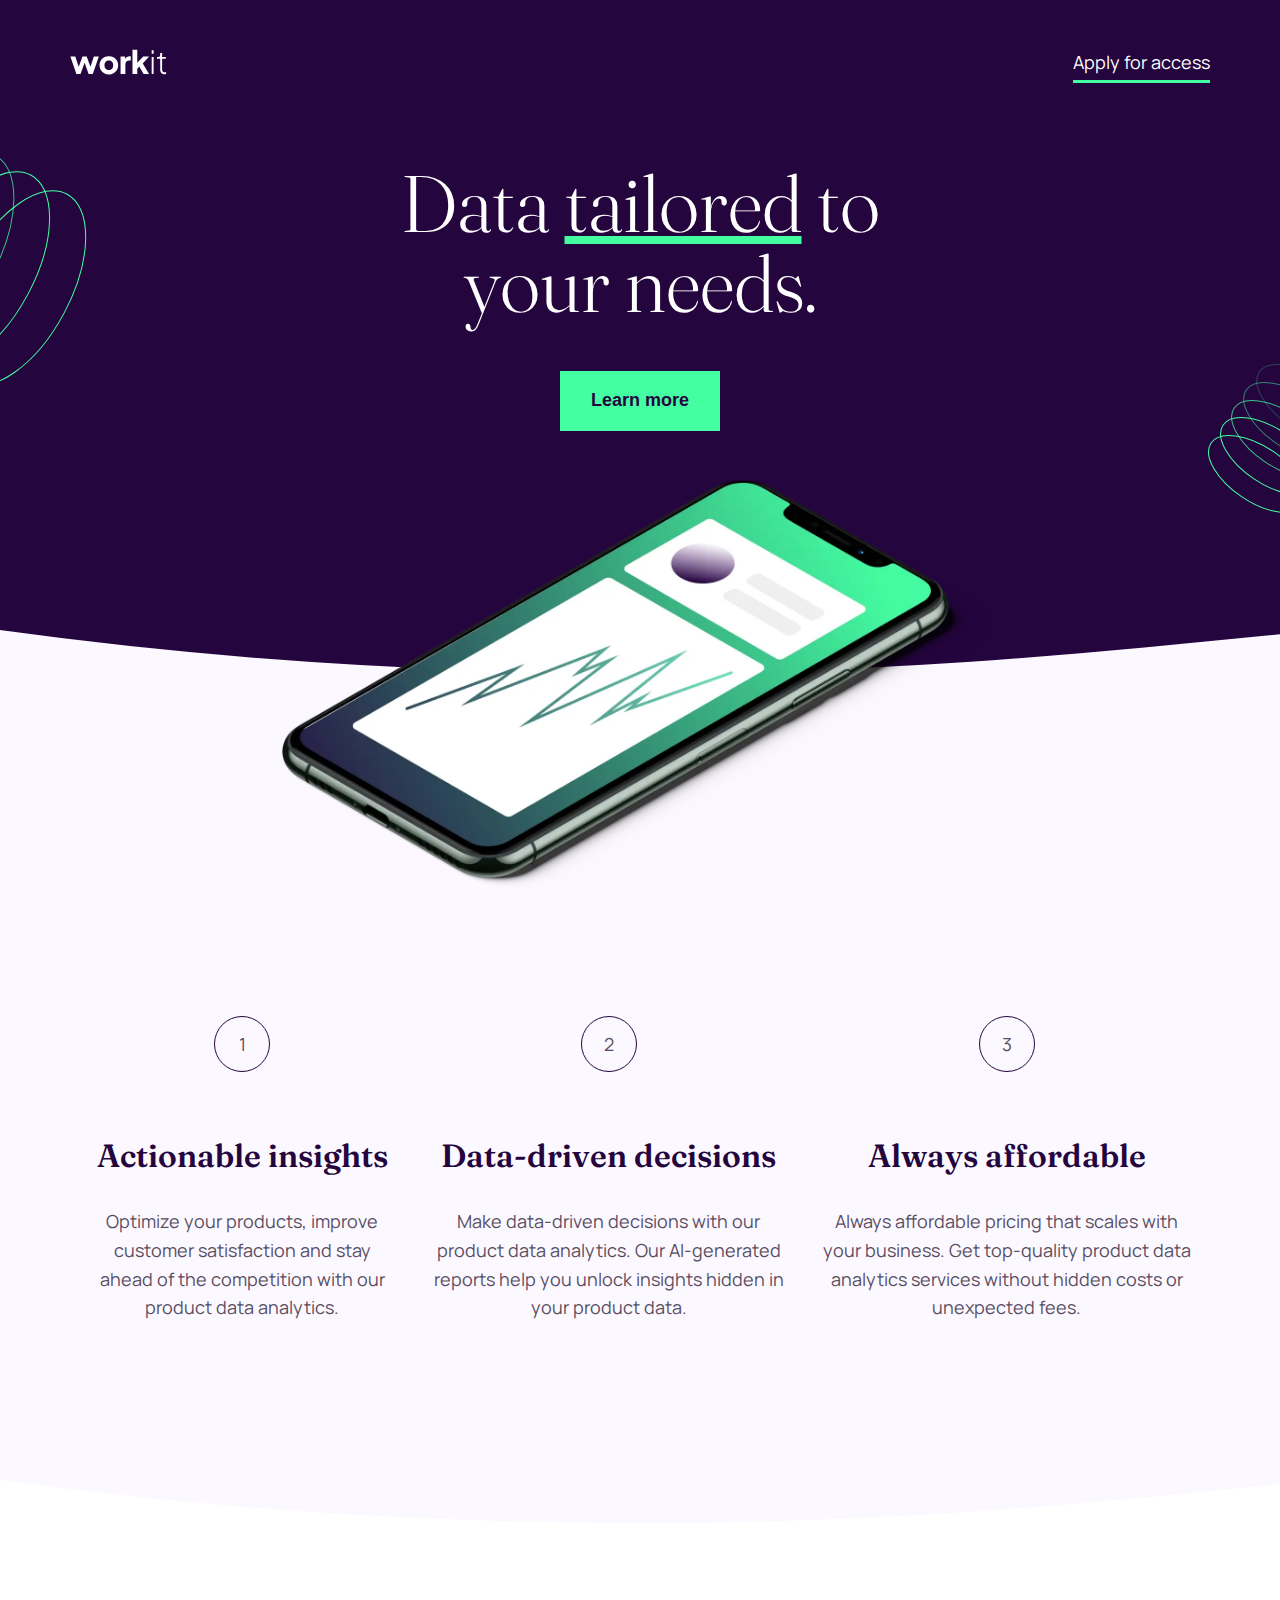
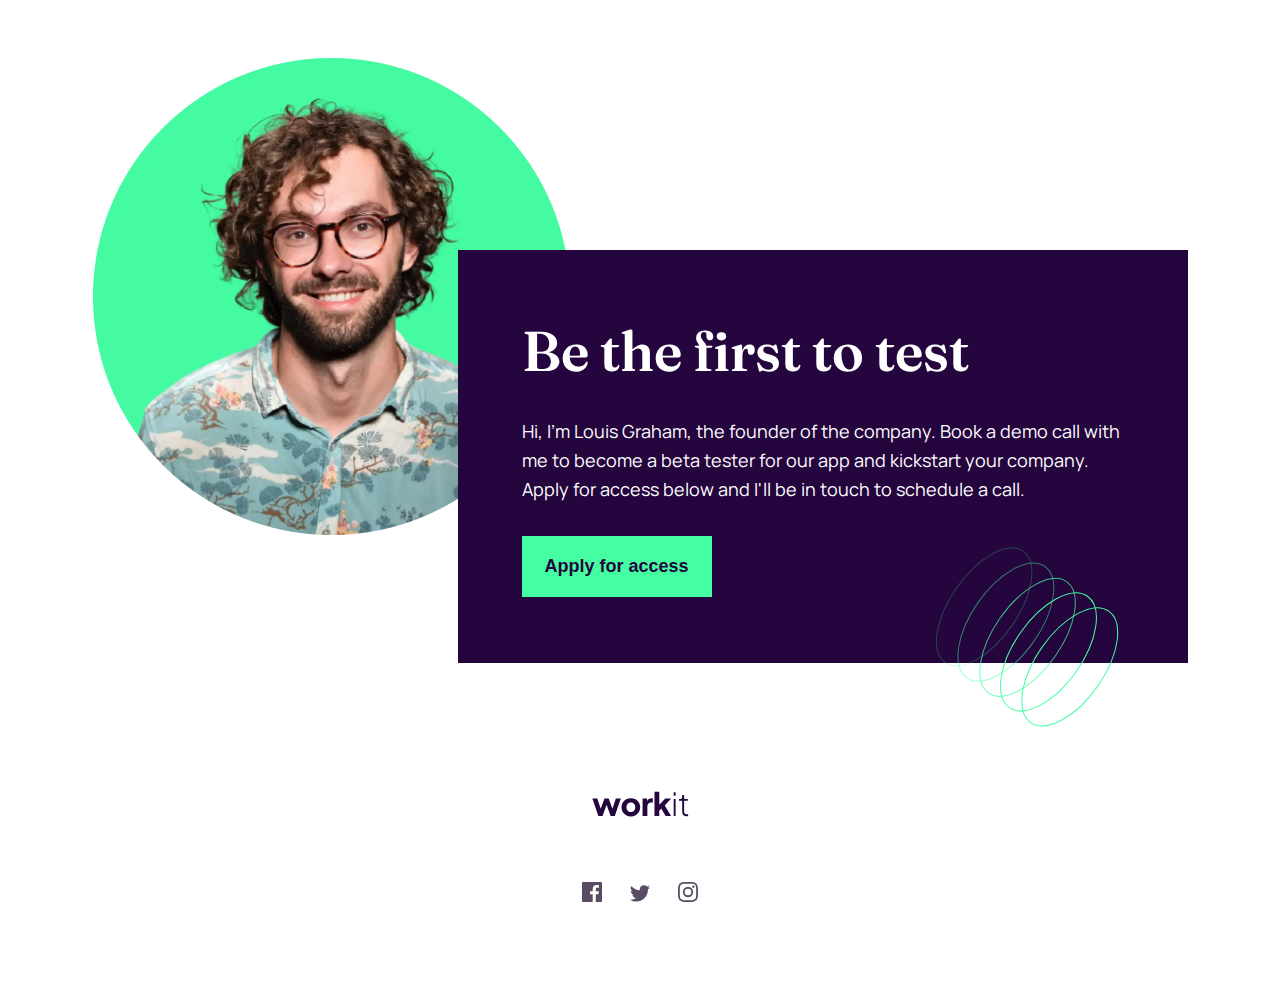
<file: index.html>
<!DOCTYPE html>
<html lang="en">
<head>
  <meta charset="UTF-8">
  <meta name="viewport" content="width=device-width, initial-scale=1.0">

  <link rel="icon" type="image/png" sizes="32x32" href="./assets/images/favicon-32x32.png">
  <link rel="preconnect" href="https://fonts.googleapis.com">
  <link rel="preconnect" href="https://fonts.gstatic.com" crossorigin>
  <link href="https://fonts.googleapis.com/css2?family=Fraunces:ital,opsz,wght@0,9..144,600;1,9..144,600&family=Manrope&display=swap" rel="stylesheet">
  <link rel="stylesheet" href="style.css">

  
  <title>Frontend Mentor | Workit landing page</title>
</head>

<body>
  <header>
    <div class="container">
      <ul class="header-nav">
        <li class><a href="#"><img src="./assets/images/logo-light.svg" alt="logo"></a></li>
        <li class><a href="#">Apply for access</a>
          <div class="green-underline"></div>
        </li>
      </ul>
    <div class="header-text">
      <h1>Data <span class="text-underline">tailored</span> to your needs.</h1>
    </div>
    <button class="header-btn">Learn more</button>
    <img class="hero-img" src="./assets/images/image-hero.webp" alt="smart phone">
    </div>
    <div class="hero-wave">
      <svg data-name="Layer 1" xmlns="http://www.w3.org/2000/svg" viewBox="0 0 1200 120" preserveAspectRatio="none">
          <path d="M321.39,56.44c58-10.79,114.16-30.13,172-41.86,82.39-16.72,168.19-17.73,250.45-.39C823.78,31,906.67,72,985.66,92.83c70.05,18.48,146.53,26.09,214.34,3V0H0V27.35A600.21,600.21,0,0,0,321.39,56.44Z" class="shape-fill"></path>
      </svg>
    </div>
  </header>
  
  <section id="features">
    <div class="container">
      <div class="features-flex-container">
        <div class="feature">
          <div class="feature-number">
            <p>1</p>
          </div>
          <div class="feature-text">
           <h2>Actionable insights</h2>
           <p class="feature-p">Optimize your 
            products, improve customer satisfaction and stay ahead of the 
            competition with our product data analytics.</p>
          </div>
        </div>
        <div class="feature">
          <div class="feature-number">
            <p>2</p>
          </div>
          <div class="feature-text">
            <h2>Data-driven decisions</h2>
            <p class="feature-p">Make data-driven decisions with our product data 
            analytics. Our AI-generated reports help you unlock insights 
            hidden in your product data.</p>
          </div>
        </div>
        <div class="feature">
          <div class="feature-number">
            <p>3</p>
          </div>
          <div class="feature-text">
            <h2>Always affordable</h2>
            <p class="feature-p">Always affordable pricing that scales with your business.
             Get top-quality product data analytics services without 
             hidden costs or unexpected fees.</p>
          </div>
        </div>
      </div>
    </div>
    <div class="hero-wave">
      <svg data-name="Layer 1" xmlns="http://www.w3.org/2000/svg" viewBox="0 0 1200 120" preserveAspectRatio="none">
          <path d="M321.39,56.44c58-10.79,114.16-30.13,172-41.86,82.39-16.72,168.19-17.73,250.45-.39C823.78,31,906.67,72,985.66,92.83c70.05,18.48,146.53,26.09,214.34,3V0H0V27.35A600.21,600.21,0,0,0,321.39,56.44Z" class="features-fill"></path>
      </svg>
    </div>
  </section>
  
  <section id="founder">
    <div class="container">
      <div class="founder-flex-container">
        <img class="founder-img" src=
        "./assets/images/image-founder.webp" alt="Workit Founder">
        <div class="access-card">
          <div class="access-card-content">
            <h2>Be the first to test</h2>
            <p>Hi, I'm Louis Graham, the founder of the company. Book a demo call 
              with me to become a beta tester for our app and kickstart 
              your company. Apply for access below and I'll be in touch to schedule a call.</p>
            <button class="founder-btn">Apply for access</button>
            <img src="./assets/images/bg-pattern-3.svg" class="founder-cirlces">
          </div>
        </div>
      </div>
    </div>
  </section>
  
    <footer>
      <img class="footer-logo" src="./assets/images/logo-dark.svg" alt="footer logo">
        <div class="footer-icons">
          <a href="#"><img src="./assets/images/icon-facebook.svg" alt="facebook"></a>
          <a href="#"><img class="twitter-icon" src="./assets/images/icon-twitter.svg" alt="twitter"></a>
          <a href="#"><img src="./assets/images/icon-instagram.svg" alt="instagram"></a>
        </div>
    </footer>
  </body>
</html>
</file>
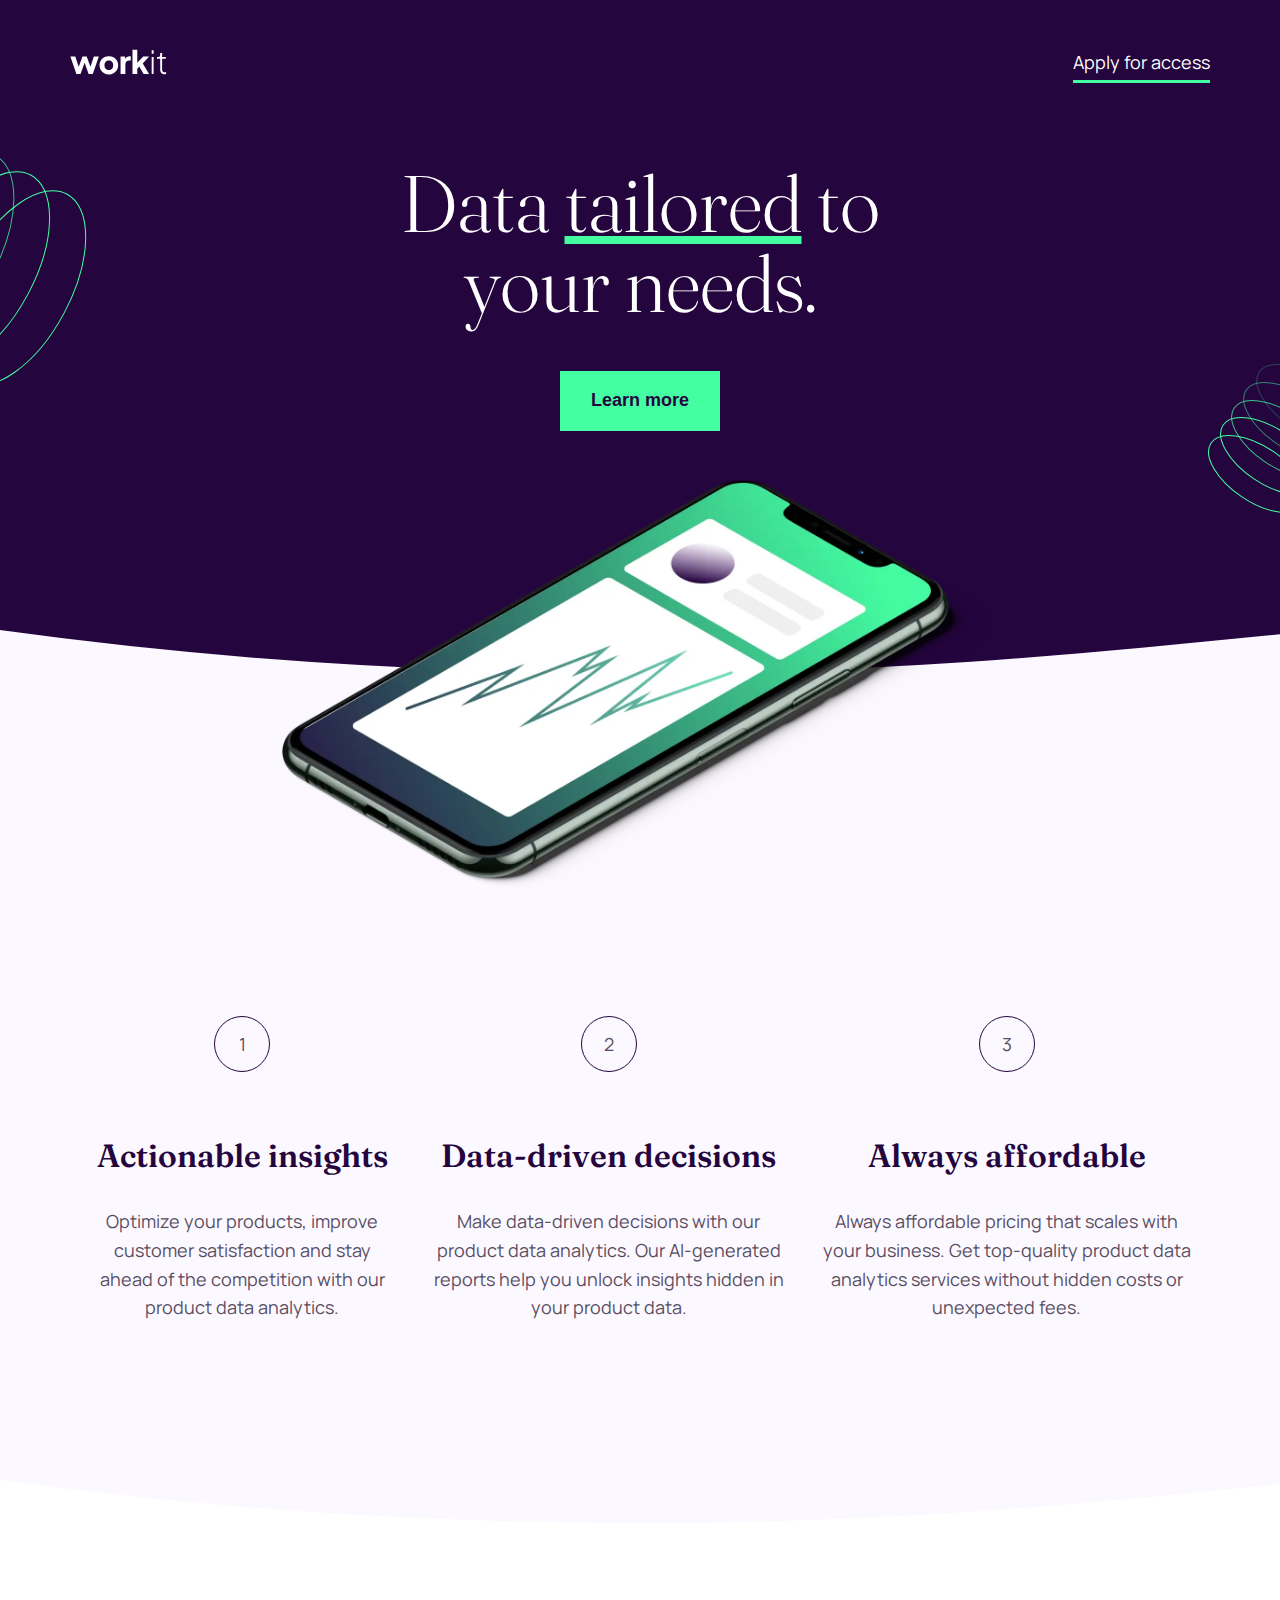
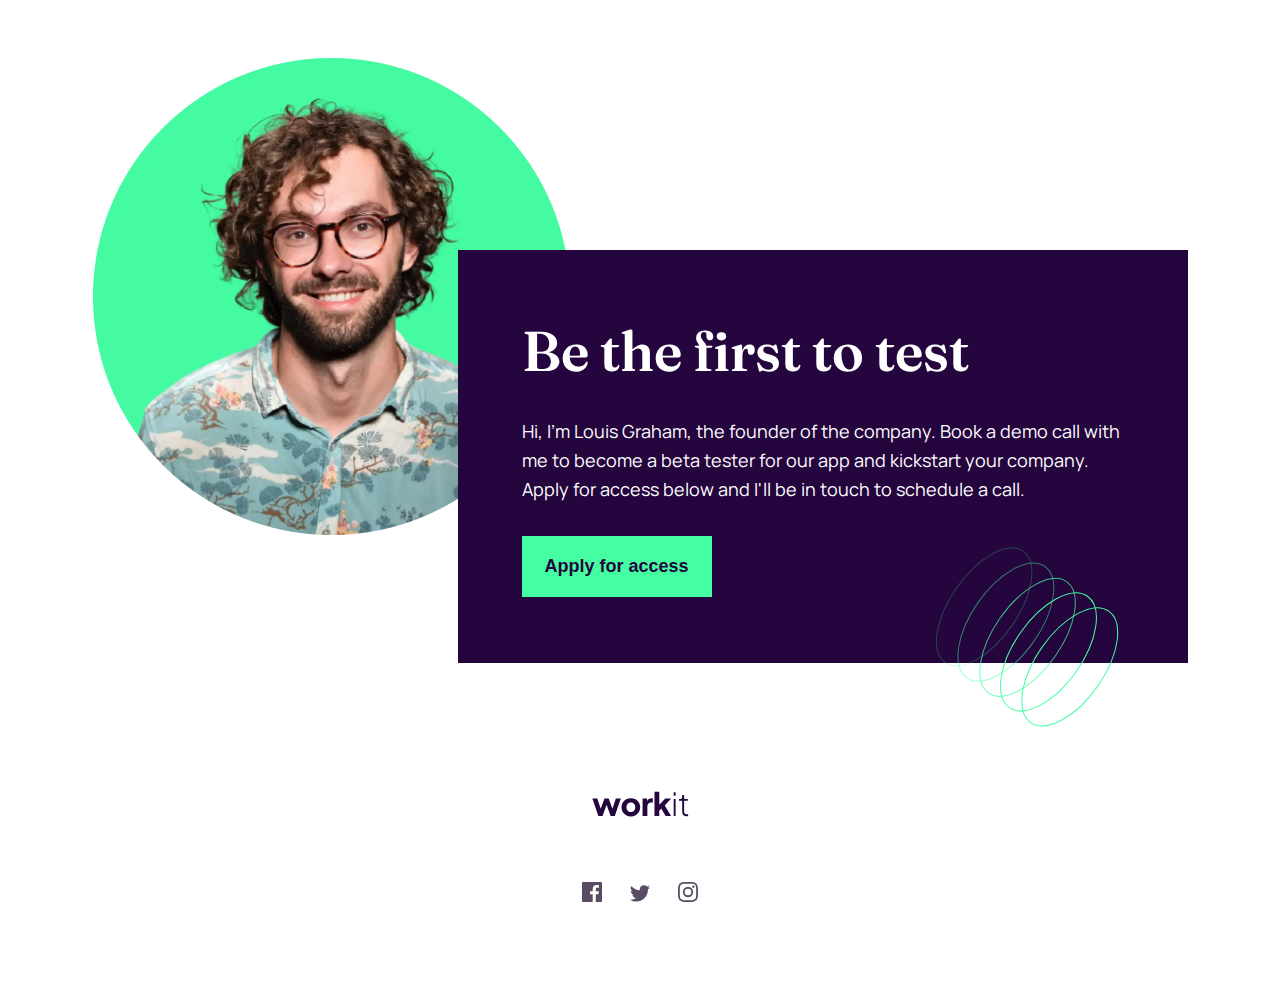
<file: workit-landing-page/starter-code/index.html>
<!DOCTYPE html>
<html lang="en">
<head>
  <meta charset="UTF-8">
  <meta name="viewport" content="width=device-width, initial-scale=1.0">

  <link rel="icon" type="image/png" sizes="32x32" href="./assets/images/favicon-32x32.png">
  <link rel="preconnect" href="https://fonts.googleapis.com">
  <link rel="preconnect" href="https://fonts.gstatic.com" crossorigin>
  <link href="https://fonts.googleapis.com/css2?family=Fraunces:ital,opsz,wght@0,9..144,600;1,9..144,600&family=Manrope&display=swap" rel="stylesheet">
  <link rel="stylesheet" href="style.css">

  
  <title>Frontend Mentor | Workit landing page</title>
</head>

<body>
  <header>
    <div class="container">
      <ul class="header-nav">
        <li class><a href="#"><img src="./assets/images/logo-light.svg" alt="logo"></a></li>
        <li class><a href="#">Apply for access</a>
          <div class="green-underline"></div>
        </li>
      </ul>
    <div class="header-text">
      <h1>Data <span class="text-underline">tailored</span> to your needs.</h1>
    </div>
    <button class="header-btn">Learn more</button>
    <img class="hero-img" src="./assets/images/image-hero.webp" alt="smart phone">
    </div>
    <div class="hero-wave">
      <svg data-name="Layer 1" xmlns="http://www.w3.org/2000/svg" viewBox="0 0 1200 120" preserveAspectRatio="none">
          <path d="M321.39,56.44c58-10.79,114.16-30.13,172-41.86,82.39-16.72,168.19-17.73,250.45-.39C823.78,31,906.67,72,985.66,92.83c70.05,18.48,146.53,26.09,214.34,3V0H0V27.35A600.21,600.21,0,0,0,321.39,56.44Z" class="shape-fill"></path>
      </svg>
    </div>
  </header>
  
  <section id="features">
    <div class="container">
      <div class="features-flex-container">
        <div class="feature">
          <div class="feature-number">
            <p>1</p>
          </div>
          <div class="feature-text">
           <h2>Actionable insights</h2>
           <p class="feature-p">Optimize your 
            products, improve customer satisfaction and stay ahead of the 
            competition with our product data analytics.</p>
          </div>
        </div>
        <div class="feature">
          <div class="feature-number">
            <p>2</p>
          </div>
          <div class="feature-text">
            <h2>Data-driven decisions</h2>
            <p class="feature-p">Make data-driven decisions with our product data 
            analytics. Our AI-generated reports help you unlock insights 
            hidden in your product data.</p>
          </div>
        </div>
        <div class="feature">
          <div class="feature-number">
            <p>3</p>
          </div>
          <div class="feature-text">
            <h2>Always affordable</h2>
            <p class="feature-p">Always affordable pricing that scales with your business.
             Get top-quality product data analytics services without 
             hidden costs or unexpected fees.</p>
          </div>
        </div>
      </div>
    </div>
    <div class="hero-wave">
      <svg data-name="Layer 1" xmlns="http://www.w3.org/2000/svg" viewBox="0 0 1200 120" preserveAspectRatio="none">
          <path d="M321.39,56.44c58-10.79,114.16-30.13,172-41.86,82.39-16.72,168.19-17.73,250.45-.39C823.78,31,906.67,72,985.66,92.83c70.05,18.48,146.53,26.09,214.34,3V0H0V27.35A600.21,600.21,0,0,0,321.39,56.44Z" class="features-fill"></path>
      </svg>
    </div>
  </section>
  
  <section id="founder">
    <div class="container">
      <div class="founder-flex-container">
        <img class="founder-img" src=
        "./assets/images/image-founder.webp" alt="Workit Founder">
        <div class="access-card">
          <div class="access-card-content">
            <h2>Be the first to test</h2>
            <p>Hi, I'm Louis Graham, the founder of the company. Book a demo call 
              with me to become a beta tester for our app and kickstart 
              your company. Apply for access below and I'll be in touch to schedule a call.</p>
            <button class="founder-btn">Apply for access</button>
            <img src="./assets/images/bg-pattern-3.svg" class="founder-cirlces">
          </div>
        </div>
      </div>
    </div>
  </section>
  
    <footer>
      <img class="footer-logo" src="./assets/images/logo-dark.svg" alt="footer logo">
        <div class="footer-icons">
          <a href="#"><img src="./assets/images/icon-facebook.svg" alt="facebook"></a>
          <a href="#"><img class="twitter-icon" src="./assets/images/icon-twitter.svg" alt="twitter"></a>
          <a href="#"><img src="./assets/images/icon-instagram.svg" alt="instagram"></a>
        </div>
    </footer>
  </body>
</html>
</file>
<file: style.css>
/*Global Styles*/

* {
 margin: 0;
 padding: 0;
 box-sizing: border-box;
}

.container {
  width: 95%;
  max-width: 1140px;
  margin: auto;
}

a {
  text-decoration: none;
}

li {
  list-style: none;
}

h1,
h2,
h3, .fraunces-{
  font-family: "Fraunces", serif;
  font-optical-sizing: auto;
  font-weight: 600;
  font-style: normal;
  font-variation-settings:
    "SOFT" 0,
    "WONK" 0;
}

p,
a {
  line-height: 1.6;
  font-size: 18px;
  font-family: "Manrope", sans-serif;
  font-optical-sizing: auto;
  font-weight: 400;
  font-style: normal;

}

/*Header*/
header {
 background-image: url(./assets/images/bg-pattern-1.svg), 
                   url(./assets/images/bg-pattern-2.svg);
 background-repeat: no-repeat, no-repeat;
 background-position: -8% 32%, 104% 83%;
 background-color: #24053e;
 height: 600px;
 position: relative;
 color: white;
 z-index: 1;
}

.header-nav {
  display: flex;
  align-items: center;
  justify-content: space-between;
  padding-top: 3rem;
}

.header-nav a {
  color: white;
  transition: color .2s ease-in;

}

.header-nav a:hover {
  color: #44ffa1;
}

.green-underline {
  background-color: #44ffa1;
  width: 100%;
  height: 3px;
  margin-top: 3px;
}

.header-text {
  margin-top: 5rem;
}

.header-text h1 {
  text-align: center;
  font-size: 80px;
  width: 45%;
  margin: 0 auto;
  line-height: 1;
  font-weight: 300;
}

.text-underline {
  text-decoration: underline;
  text-decoration-color: #44ffa1;
}

.header-btn {
  cursor: pointer;
  display: block;
  font-size: 18px;
  font-weight: bold;
  margin: 3rem auto;
  background-color: #44ffa1;
  color: #24053E;
  border: none;
  height: 60px;
  width: 160px;
  transition: all .2s ease-in;
}

.header-btn:hover {
  background-color: #24053E;
  color: #44ffa1;
  border: 1px solid #44ffa1;
}

.hero-img {
  display: block;
  width: 715px;
  position: absolute;
  top: 80%;
  left: 33%;
  z-index: 5;
}

.hero-wave {
  position: absolute;
  top: 100%;
  left: 0;
  width: 100%;
  overflow: hidden;
  line-height: 0;
}

.hero-wave svg {
  position: relative;
  display: block;
  width: calc(282% + 1.3px);
  height: 132px;
}

.hero-wave .shape-fill {
  fill: #24053E;
}

/*Features*/
#features {
  background-color: #FCF8FF ;
  height: 100%;
  position: relative;
  margin-top: 1rem;
}

.features-fill {
  fill:#FCF8FF;
  padding: 0 3rem;
}

.features-flex-container {
  display: flex;
  align-items: center;
  justify-content: center;
  padding-top: 25rem;
  padding-bottom: 8rem;
}

.feature {
  text-align: center;
  padding: 0 1rem;
}

.feature-number {
  width: 56px;
  height: 56px;
  border: 1px solid #24053E;
  border-radius: 50%;
  display: flex;
  align-items: center;
  justify-content: center;
  margin: 0rem auto 4rem auto;
}

.feature-number p {
  color: #584d62;
}

.feature h2 {
  font-size: 32px;
  margin-bottom: 2rem;
  color: #24053E;
}

.feature p {
  color: #584d62
}

/*Founder Code*/
#founder  {
  margin-top: 25rem;
  margin-bottom: 8rem;
}

.founder-flex-container {
  display: flex;
  align-items: center;
  justify-content: center;
}

.founder-img {
  width: 477px;
  height: 477px;
  margin-right: -7rem;
  margin-top: -20rem;
}

.access-card {
  background-color: #24053E;
  color: white;
  width: 730px;
  height: 413px;
  display: flex;
  align-items: center;
  justify-content: center;
  position: relative;
}

.access-card-content {
  padding: 0rem 4rem;
}

.access-card-content h2 {
  font-size: 56px;
  padding-bottom: 2rem;
}

.access-card-content p {
  margin-bottom: 2rem;
}

.founder-btn {
  cursor: pointer;
  display: block;
  font-size: 18px;
  font-weight: bold;
  background-color: #44ffa1;
  color: #24053E;
  border: none;
  height: 61px;
  width: 190px;
  transition: all .2s ease-in;
}

.founder-btn:hover {
  background-color: #24053E;
  color: #44ffa1;
  border: 1px solid #44ffa1;
}

.founder-cirlces {
  position: absolute;
  top: 68%;
  left: 63%;
}

/*Footer*/
footer {
  display: flex;
  align-items: center;
  justify-content: center;
  flex-direction: column;
  padding-bottom: 6rem;
}

.footer-logo {
  margin-bottom: 4rem;
}

.twitter-icon {
  padding: 0 1.5rem;
}

/*Media Queries*/

@media screen and (max-width: 1368px) {
  .hero-img {
    left: 24%;
  }
}

@media screen and (max-width: 1280px) {
  header {
    background-position: -24% 32%, 108% 83%;
  }

  .hero-img {
    left: 22%;
  }
}

@media screen and (max-width: 1024px) {
  header {
    background-position: -32% 32%, 110% 83%;
  }

  .header-text h1 {

    width: 55%;

  }

  .hero-img {
    top: 93%;
    left: 15%;
  }

  .features-flex-container {
    display: block;
    padding-top: 25rem;
    padding-bottom: 3rem;
  }

  .feature {
    display: flex;
    align-items: center;
    justify-content: center;
    text-align: left;
    padding: 0rem;
    margin: 2rem auto;
    width: 70%;
  }

  .feature-number {
    width: 100px;
    height: 56px;
    border: 1px solid #24053E;
    border-radius: 50%;
    display: flex;
    align-items: center;
    justify-content: center;
    margin-top: 3rem;
    margin-right: 3rem;
  }

  .feature h2 {
    font-size: 32px;
    margin-bottom: 1rem;
    color: #24053E;
  }

  .access-card {
    width: 730px;
    height: 480px;
  }

  .founder-circles {
    top: 79%;

  }
}

@media screen and (max-width: 915px) {
  .hero-wave {
    margin-top: -2px;
  }

  .header-text h1 {
    text-align: center;
    font-size: 60px;
    width: 45%;
    margin: 0 auto;
    line-height: 1;
    font-weight: 300;
  }

  .hero-img {
    width: 600px;
    top: 99%;
    left: 17%;
  }
}

@media screen and (max-width: 851px) {
  .header-text h1 {
    width: 50%;
  }

  .access-card {
    width: 100%;
    height: 500px;
  }

  .access-card-content {
    padding: 0rem 2rem;
  }

  .access-card-content h2 {
    font-size: 40px;
    padding-bottom: 2rem;
  }


  .founder-circles {
    display: none;
  }
}

@media screen and (max-width: 768px) {
  header {
    height: 480px;
    background-position: -53% 32%, 116% 83%;
  }

  .header-text h1 {
    width: 60%;
  }
}

@media screen and (max-width: 767px) {
  .features-flex-container {
    display: flex;
    align-items: center;
    justify-content: center;
    flex-direction: column;
    padding-bottom: 3rem;
  }

  .feature {
    display: block;
    text-align: center;
    padding: 0rem;
  }

  .feature-number {
    width: 56px;
    height: 56px;
    border: 1px solid #24053E;
    border-radius: 50%;
    display: flex;
    align-items: center;
    justify-content: center;
    margin: 0rem auto 2rem auto;
  }

  .feature-number p {
    font-size: 16px;
  }

  .feature h2 {
    font-size: 28px;
    margin-bottom: 1rem;
  }

  #founder {
    margin-top: 25rem;
    margin-bottom: 8rem;
  }

  .founder-flex-container {
    flex-direction: column;
  }

  .founder-img {
    width: 100%;
    height: auto;
    margin-right: 0rem;
    margin-top: -10rem;
  }

  .access-card {

    width: 100%;
    height: 400px;
    display: block;
    text-align: center;
    margin-top: -6rem;
  }

  .access-card-content {
    padding: 0rem 2rem;
  }

  .access-card-content h2 {
    font-size: 48px;
    margin-top: 3rem;
  }

  .access-card-content p {
    margin-bottom: 2rem;
  }

  .founder-btn {
    margin: 0 auto;
  }
}

@media screen and (max-width: 667px) {
  header {
    background-image: none;
  }

  .hero-img {
    width: 400px;
    top: 100%;
    left: 16%;
  }

  .header-text h1 {
    width: 80%;
  }
}

@media screen and (max-width: 450px) {
  .header-text h1 {
    width: 100%;
  }

  .hero-img {
    width: 300px;
  }

  .features-flex-container {
    padding-top: 15rem;
  }

  .access-card {
    height: 570px;
  }
}

@media screen and (max-width: 390px) {
  .header-text h1 {
    font-size: 40px;
  }

  .access-card {
    height: 550px;
  }

  .access-card-content {
    padding: 0rem 2rem;
  }

  .access-card-content h2 {
    font-size: 48px;
    margin-top: 3rem;
  }

}

@media screen and (max-width: 320px) {
  .hero-img {
    width: 280px;
    top: 100%;
    left: 4%;
  }

  .access-card {
    height: 540px;
    margin-top: -4rem;
  }

  .access-card-content {
    padding: 0rem 1rem;
  }

  .access-card-content h2 {
    font-size: 40px;
    margin-top: 3rem;
  }
}

@media screen and (max-width: 280px) {
  .hero-img {
    width: 260px;
    top: 100%;
    left: 4%;
  }
}
</file>
<file: workit-landing-page/starter-code/style.css>
/*Global Styles*/

* {
 margin: 0;
 padding: 0;
 box-sizing: border-box;
}

.container {
  width: 95%;
  max-width: 1140px;
  margin: auto;
}

a {
  text-decoration: none;
}

li {
  list-style: none;
}

h1,
h2,
h3, .fraunces-{
  font-family: "Fraunces", serif;
  font-optical-sizing: auto;
  font-weight: 600;
  font-style: normal;
  font-variation-settings:
    "SOFT" 0,
    "WONK" 0;
}

p,
a {
  line-height: 1.6;
  font-size: 18px;
  font-family: "Manrope", sans-serif;
  font-optical-sizing: auto;
  font-weight: 400;
  font-style: normal;

}

/*Header*/
header {
 background-image: url(./assets/images/bg-pattern-1.svg), 
                   url(./assets/images/bg-pattern-2.svg);
 background-repeat: no-repeat, no-repeat;
 background-position: -8% 32%, 104% 83%;
 background-color: #24053e;
 height: 600px;
 position: relative;
 color: white;
 z-index: 1;
}

.header-nav {
  display: flex;
  align-items: center;
  justify-content: space-between;
  padding-top: 3rem;
}

.header-nav a {
  color: white;
  transition: color .2s ease-in;

}

.header-nav a:hover {
  color: #44ffa1;
}

.green-underline {
  background-color: #44ffa1;
  width: 100%;
  height: 3px;
  margin-top: 3px;
}

.header-text {
  margin-top: 5rem;
}

.header-text h1 {
  text-align: center;
  font-size: 80px;
  width: 45%;
  margin: 0 auto;
  line-height: 1;
  font-weight: 300;
}

.text-underline {
  text-decoration: underline;
  text-decoration-color: #44ffa1;
}

.header-btn {
  cursor: pointer;
  display: block;
  font-size: 18px;
  font-weight: bold;
  margin: 3rem auto;
  background-color: #44ffa1;
  color: #24053E;
  border: none;
  height: 60px;
  width: 160px;
  transition: all .2s ease-in;
}

.header-btn:hover {
  background-color: #24053E;
  color: #44ffa1;
  border: 1px solid #44ffa1;
}

.hero-img {
  display: block;
  width: 715px;
  position: absolute;
  top: 80%;
  left: 33%;
  z-index: 5;
}

.hero-wave {
  position: absolute;
  top: 100%;
  left: 0;
  width: 100%;
  overflow: hidden;
  line-height: 0;
}

.hero-wave svg {
  position: relative;
  display: block;
  width: calc(282% + 1.3px);
  height: 132px;
}

.hero-wave .shape-fill {
  fill: #24053E;
}

/*Features*/
#features {
  background-color: #FCF8FF ;
  height: 100%;
  position: relative;
  margin-top: 1rem;
}

.features-fill {
  fill:#FCF8FF;
  padding: 0 3rem;
}

.features-flex-container {
  display: flex;
  align-items: center;
  justify-content: center;
  padding-top: 25rem;
  padding-bottom: 8rem;
}

.feature {
  text-align: center;
  padding: 0 1rem;
}

.feature-number {
  width: 56px;
  height: 56px;
  border: 1px solid #24053E;
  border-radius: 50%;
  display: flex;
  align-items: center;
  justify-content: center;
  margin: 0rem auto 4rem auto;
}

.feature-number p {
  color: #584d62;
}

.feature h2 {
  font-size: 32px;
  margin-bottom: 2rem;
  color: #24053E;
}

.feature p {
  color: #584d62
}

/*Founder Code*/
#founder  {
  margin-top: 25rem;
  margin-bottom: 8rem;
}

.founder-flex-container {
  display: flex;
  align-items: center;
  justify-content: center;
}

.founder-img {
  width: 477px;
  height: 477px;
  margin-right: -7rem;
  margin-top: -20rem;
}

.access-card {
  background-color: #24053E;
  color: white;
  width: 730px;
  height: 413px;
  display: flex;
  align-items: center;
  justify-content: center;
  position: relative;
}

.access-card-content {
  padding: 0rem 4rem;
}

.access-card-content h2 {
  font-size: 56px;
  padding-bottom: 2rem;
}

.access-card-content p {
  margin-bottom: 2rem;
}

.founder-btn {
  cursor: pointer;
  display: block;
  font-size: 18px;
  font-weight: bold;
  background-color: #44ffa1;
  color: #24053E;
  border: none;
  height: 61px;
  width: 190px;
  transition: all .2s ease-in;
}

.founder-btn:hover {
  background-color: #24053E;
  color: #44ffa1;
  border: 1px solid #44ffa1;
}

.founder-cirlces {
  position: absolute;
  top: 68%;
  left: 63%;
}

/*Footer*/
footer {
  display: flex;
  align-items: center;
  justify-content: center;
  flex-direction: column;
  padding-bottom: 6rem;
}

.footer-logo {
  margin-bottom: 4rem;
}

.twitter-icon {
  padding: 0 1.5rem;
}

/*Media Queries*/

@media screen and (max-width: 1368px) {
  .hero-img {
    left: 24%;
  }
}

@media screen and (max-width: 1280px) {
  header {
    background-position: -24% 32%, 108% 83%;
  }

  .hero-img {
    left: 22%;
  }
}

@media screen and (max-width: 1024px) {
  header {
    background-position: -32% 32%, 110% 83%;
  }

  .header-text h1 {

    width: 55%;

  }

  .hero-img {
    top: 93%;
    left: 15%;
  }

  .features-flex-container {
    display: block;
    padding-top: 25rem;
    padding-bottom: 3rem;
  }

  .feature {
    display: flex;
    align-items: center;
    justify-content: center;
    text-align: left;
    padding: 0rem;
    margin: 2rem auto;
    width: 70%;
  }

  .feature-number {
    width: 100px;
    height: 56px;
    border: 1px solid #24053E;
    border-radius: 50%;
    display: flex;
    align-items: center;
    justify-content: center;
    margin-top: 3rem;
    margin-right: 3rem;
  }

  .feature h2 {
    font-size: 32px;
    margin-bottom: 1rem;
    color: #24053E;
  }

  .access-card {
    width: 730px;
    height: 480px;
  }

  .founder-circles {
    top: 79%;

  }
}

@media screen and (max-width: 915px) {
  .hero-wave {
    margin-top: -2px;
  }

  .header-text h1 {
    text-align: center;
    font-size: 60px;
    width: 45%;
    margin: 0 auto;
    line-height: 1;
    font-weight: 300;
  }

  .hero-img {
    width: 600px;
    top: 99%;
    left: 17%;
  }
}

@media screen and (max-width: 851px) {
  .header-text h1 {
    width: 50%;
  }

  .access-card {
    width: 100%;
    height: 500px;
  }

  .access-card-content {
    padding: 0rem 2rem;
  }

  .access-card-content h2 {
    font-size: 40px;
    padding-bottom: 2rem;
  }


  .founder-circles {
    display: none;
  }
}

@media screen and (max-width: 768px) {
  header {
    height: 480px;
    background-position: -53% 32%, 116% 83%;
  }

  .header-text h1 {
    width: 60%;
  }
}

@media screen and (max-width: 767px) {
  .features-flex-container {
    display: flex;
    align-items: center;
    justify-content: center;
    flex-direction: column;
    padding-bottom: 3rem;
  }

  .feature {
    display: block;
    text-align: center;
    padding: 0rem;
  }

  .feature-number {
    width: 56px;
    height: 56px;
    border: 1px solid #24053E;
    border-radius: 50%;
    display: flex;
    align-items: center;
    justify-content: center;
    margin: 0rem auto 2rem auto;
  }

  .feature-number p {
    font-size: 16px;
  }

  .feature h2 {
    font-size: 28px;
    margin-bottom: 1rem;
  }

  #founder {
    margin-top: 25rem;
    margin-bottom: 8rem;
  }

  .founder-flex-container {
    flex-direction: column;
  }

  .founder-img {
    width: 100%;
    height: auto;
    margin-right: 0rem;
    margin-top: -10rem;
  }

  .access-card {

    width: 100%;
    height: 400px;
    display: block;
    text-align: center;
    margin-top: -6rem;
  }

  .access-card-content {
    padding: 0rem 2rem;
  }

  .access-card-content h2 {
    font-size: 48px;
    margin-top: 3rem;
  }

  .access-card-content p {
    margin-bottom: 2rem;
  }

  .founder-btn {
    margin: 0 auto;
  }
}

@media screen and (max-width: 667px) {
  header {
    background-image: none;
  }

  .hero-img {
    width: 400px;
    top: 100%;
    left: 16%;
  }

  .header-text h1 {
    width: 80%;
  }
}

@media screen and (max-width: 450px) {
  .header-text h1 {
    width: 100%;
  }

  .hero-img {
    width: 300px;
  }

  .features-flex-container {
    padding-top: 15rem;
  }

  .access-card {
    height: 570px;
  }
}

@media screen and (max-width: 390px) {
  .header-text h1 {
    font-size: 40px;
  }

  .access-card {
    height: 550px;
  }

  .access-card-content {
    padding: 0rem 2rem;
  }

  .access-card-content h2 {
    font-size: 48px;
    margin-top: 3rem;
  }

}

@media screen and (max-width: 320px) {
  .hero-img {
    width: 280px;
    top: 100%;
    left: 4%;
  }

  .access-card {
    height: 540px;
    margin-top: -4rem;
  }

  .access-card-content {
    padding: 0rem 1rem;
  }

  .access-card-content h2 {
    font-size: 40px;
    margin-top: 3rem;
  }
}

@media screen and (max-width: 280px) {
  .hero-img {
    width: 260px;
    top: 100%;
    left: 4%;
  }
}
</file>
